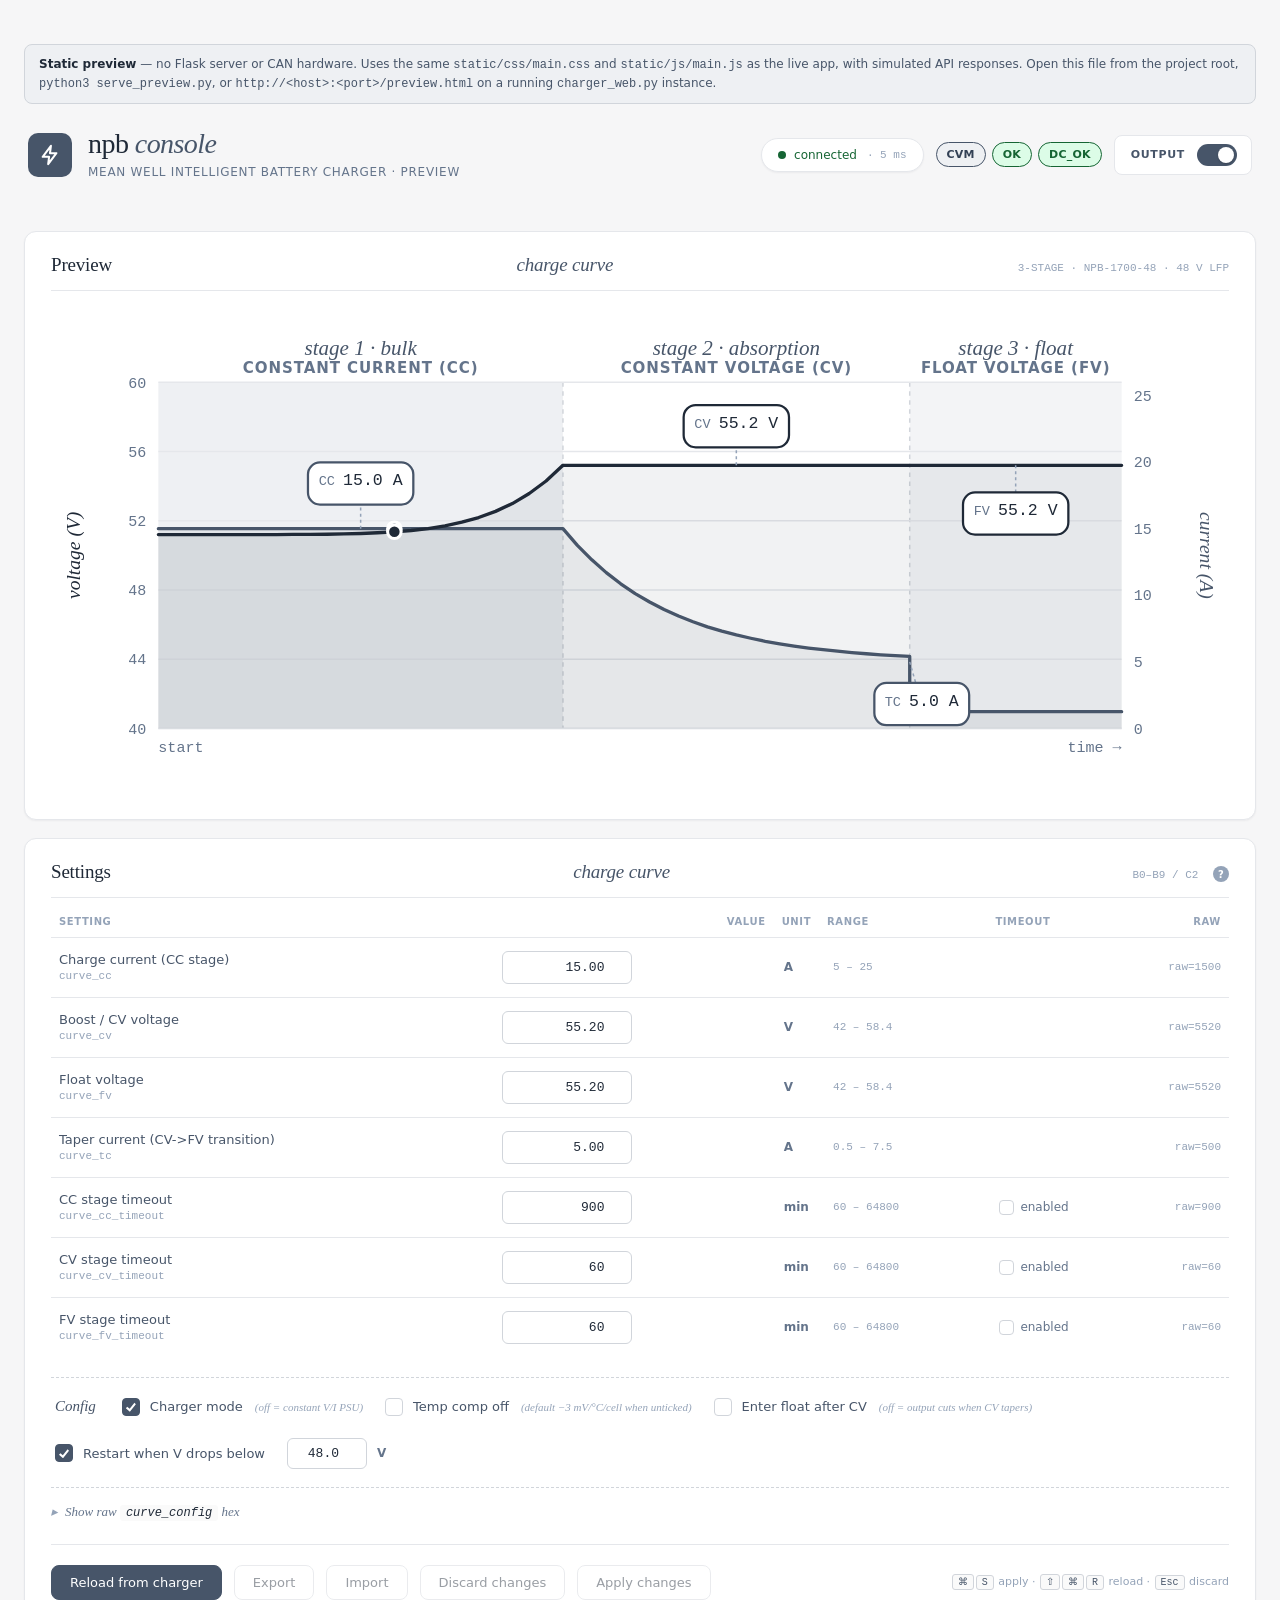
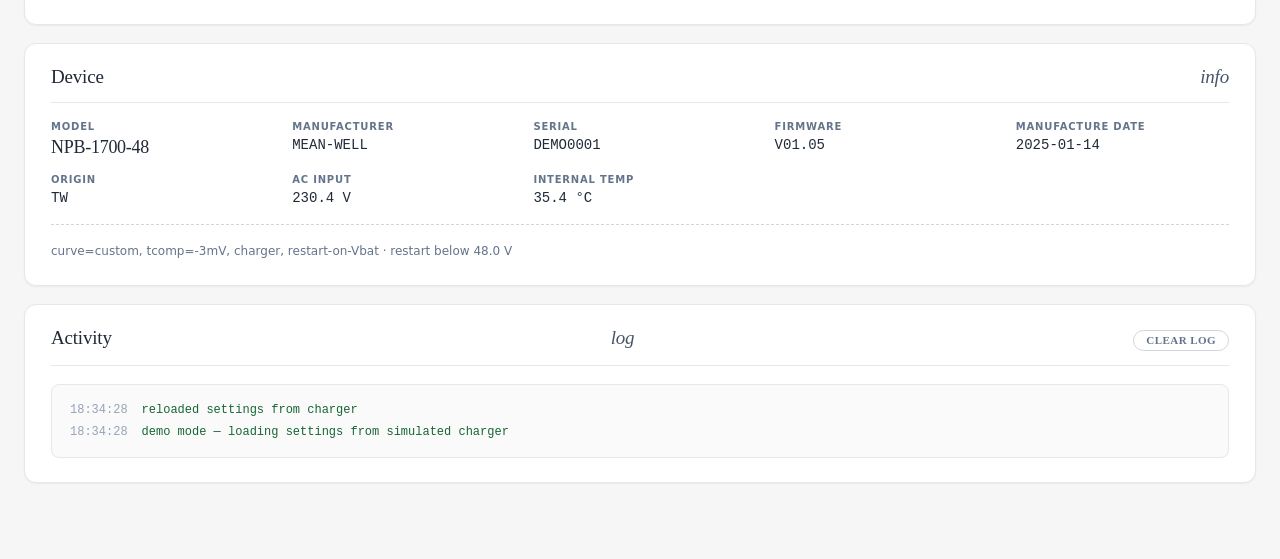
<file: preview.html>
<!DOCTYPE html>
<html lang="en">
<head>
<meta charset="utf-8">
<meta name="viewport" content="width=device-width, initial-scale=1">
<title>NPB charger console (preview)</title>
<link rel="icon" type="image/svg+xml" href="data:image/svg+xml;utf8,<svg xmlns='http://www.w3.org/2000/svg' viewBox='0 0 24 24' fill='none' stroke='%23475569' stroke-width='2.4' stroke-linecap='round' stroke-linejoin='round'><path d='M13 2 L4 14 h7 l-1 8 9-12 h-7 z'/></svg>">
<link rel="stylesheet" href="static/css/main.css">
<style>
  .preview-banner {
    font-size: 12px;
    font-weight: 500;
    color: var(--ink-2);
    background: var(--accent-soft);
    border: 1px solid var(--line-2);
    border-radius: 8px;
    padding: 10px 14px;
    margin-bottom: 18px;
    line-height: 1.5;
  }
  .preview-banner strong { color: var(--ink); font-weight: 600; }
</style>
</head>
<body>
<div class="container">

  <p class="preview-banner" role="note">
    <strong>Static preview</strong> — no Flask server or CAN hardware.
    Uses the same <code>static/css/main.css</code> and <code>static/js/main.js</code>
    as the live app, with simulated API responses. Open this file from the
    project root, <code>python3 serve_preview.py</code>, or
    <code>http://&lt;host&gt;:&lt;port&gt;/preview.html</code> on a running
    <code>charger_web.py</code> instance.
  </p>

  <header>
    <div class="brand-wrap">
      <div class="brand-logo" aria-hidden="true">
        <svg viewBox="0 0 24 24" fill="none" stroke="currentColor" stroke-width="2.2" stroke-linecap="round" stroke-linejoin="round">
          <path d="M13 2 L4 14 h7 l-1 8 9-12 h-7 z"/>
        </svg>
      </div>
      <div>
        <div class="brand">npb <em>console</em></div>
        <div class="subtitle">Mean Well intelligent battery charger · preview</div>
      </div>
    </div>
    <div></div>
    <div class="header-actions">
      <span id="conn" class="chip conn" title="">
        <span class="dot"></span>
        <span id="conn-text" aria-live="polite" aria-atomic="true">connecting</span>
        <span id="conn-lat" class="conn-lat" aria-hidden="true"></span>
      </span>
      <div class="header-status" id="header-status" aria-label="Charger status"></div>
      <label class="master">
        <span class="lbl">output</span>
        <span class="switch">
          <input type="checkbox" id="onoff" disabled aria-describedby="onoff-hint">
          <span class="track"></span>
        </span>
      </label>
      <span id="onoff-hint" class="sr-only">Waiting for connection before output can be toggled.</span>
    </div>
  </header>

  <div class="panel">
    <h2>Preview <em>charge curve</em><span class="meta" id="preview-meta">3-stage · 48 V LFP</span></h2>
    <p class="sr-only" id="curve-sr-desc">Illustrative charge curve from CC, CV, FV, and TC settings once loaded. Not live telemetry from the charger.</p>
    <div class="curve-preview is-empty" aria-describedby="curve-sr-desc">
      <p class="curve-empty" id="curve-empty">Plot appears after Reload from charger (demo may preload automatically).</p>
      <svg id="curve-svg" viewBox="0 0 780 320" preserveAspectRatio="xMidYMid meet">
        <g id="curve-stages"></g>
        <g id="curve-grid"></g>
        <g id="curve-axis-titles"></g>
        <path id="curve-i-area" stroke="none"/>
        <path id="curve-v-area" stroke="none"/>
        <path id="curve-i" fill="none" stroke-width="2.2"
              stroke-linecap="round" stroke-linejoin="round"/>
        <path id="curve-v" fill="none" stroke-width="2.2"
              stroke-linecap="round" stroke-linejoin="round"/>
        <g id="curve-annotations"></g>
        <g id="curve-dot">
          <circle id="curve-dot-i" r="4.5" stroke="white" stroke-width="2"/>
          <circle id="curve-dot-v" r="4.5" stroke="white" stroke-width="2"/>
        </g>
      </svg>
    </div>
  </div>

  <div class="panel" id="settings-panel">
    <h2>Settings <em>charge curve</em>
      <span class="meta">
        B0–B9 / C2
        <span class="help-tip" tabindex="0" aria-label="How to use this form"
              title="Edit a field to mark it as a change.  Empty fields are skipped on Apply — the charger keeps whatever it had.  Click Apply to write all changes in one batch.">?</span>
      </span>
    </h2>
    <div id="reload-banner" class="reload-banner" role="status" aria-live="polite">
      <span>Settings are not loaded yet. Click <strong>Reload from charger</strong> to read what is stored in the unit before editing.</span>
      <button type="button" class="primary" id="reload-banner-btn">Reload from charger</button>
    </div>
    <div class="settings-scroll">
      <table class="settings">
        <thead>
          <tr>
            <th scope="col">Setting</th>
            <th scope="col">Value</th>
            <th scope="col">Unit</th>
            <th scope="col">Range</th>
            <th scope="col">Timeout</th>
            <th scope="col">Raw</th>
          </tr>
        </thead>
        <tbody id="settings"></tbody>
      </table>
    </div>
    <div class="config-row unloaded" id="config-row">
      <span class="row-lbl">Config</span>
      <label class="check" id="check-charger-wrap">
        <input type="checkbox" id="cfg-charger">
        <span class="box"></span>
        <span>Charger mode</span>
        <span class="hint">(off = constant V/I PSU)</span>
      </label>
      <label class="check" id="check-tcoff-wrap">
        <input type="checkbox" id="cfg-tempoff">
        <span class="box"></span>
        <span>Temp comp off</span>
        <span class="hint">(default −3 mV/°C/cell when unticked)</span>
      </label>
      <label class="check" id="check-float-wrap">
        <input type="checkbox" id="cfg-float">
        <span class="box"></span>
        <span>Enter float after CV</span>
        <span class="hint">(off = output cuts when CV tapers)</span>
      </label>
      <label class="check" id="check-restart-wrap">
        <input type="checkbox" id="cfg-restart">
        <span class="box"></span>
        <span>Restart when V drops below</span>
      </label>
      <span class="restart-group disabled" id="restart-group">
        <input class="num" type="number" id="cfg-restart-v" step="0.1" min="0" max="58.4" disabled>
        <span class="unit">V</span>
      </span>
    </div>
    <details class="raw-hex" id="raw-hex">
      <summary>Show raw <code>curve_config</code> hex</summary>
      <div class="raw-hex-body">
        <label>
          curve_config =
          <input type="text" id="cfg-raw" autocomplete="off" spellcheck="false">
        </label>
        <span class="meta" id="cfg-raw-decoded"></span>
      </div>
    </details>
    <div class="actions">
      <button class="primary" id="reload">Reload from charger</button>
      <button type="button" id="export-settings" disabled title="Reload from charger first">Export</button>
      <button type="button" id="import-settings">Import</button>
      <input type="file" id="import-file" accept="application/json,.json" hidden>
      <button id="discard" disabled>Discard changes</button>
      <button id="apply" disabled>Apply changes</button>
      <span class="spacer"></span>
      <span class="pending" id="dirty-count" aria-live="polite" aria-atomic="true"></span>
      <span class="kbd-hint" aria-hidden="true">
        <kbd>⌘</kbd><kbd>S</kbd> apply · <kbd>⇧</kbd><kbd>⌘</kbd><kbd>R</kbd> reload · <kbd>Esc</kbd> discard
      </span>
    </div>
  </div>

  <div class="modal-backdrop" id="diff-modal" role="dialog" aria-modal="true" aria-labelledby="diff-title" hidden>
    <div class="modal">
      <h3 id="diff-title">Review changes before applying</h3>
      <div id="diff-body" class="diff-body"></div>
      <p class="modal-warn" id="diff-warn"></p>
      <div class="modal-actions">
        <button id="diff-cancel">Cancel</button>
        <button class="primary" id="diff-confirm">Apply now</button>
      </div>
    </div>
  </div>

  <div class="panel">
    <h2>Device <em>info</em></h2>
    <div class="info-grid">
      <div class="info-cell">
        <div class="lbl">Model</div>
        <div class="val serif" id="info-model">–</div>
      </div>
      <div class="info-cell">
        <div class="lbl">Manufacturer</div>
        <div class="val" id="info-mfr">–</div>
      </div>
      <div class="info-cell">
        <div class="lbl">Serial</div>
        <div class="val" id="info-serial">–</div>
      </div>
      <div class="info-cell">
        <div class="lbl">Firmware</div>
        <div class="val" id="info-fw">–</div>
      </div>
      <div class="info-cell">
        <div class="lbl">Manufacture date</div>
        <div class="val" id="info-date">–</div>
      </div>
      <div class="info-cell">
        <div class="lbl">Origin</div>
        <div class="val" id="info-loc">–</div>
      </div>
      <div class="info-cell">
        <div class="lbl">AC input</div>
        <div class="val" id="info-vin">–</div>
      </div>
      <div class="info-cell">
        <div class="lbl">Internal temp</div>
        <div class="val" id="info-temp">–</div>
      </div>
    </div>
    <div class="config-summary" id="config-summary">––</div>
  </div>

  <div class="panel">
    <h2>Activity <em>log</em>
      <button type="button" class="btn-inline" id="log-clear">Clear log</button>
    </h2>
    <div id="log"></div>
  </div>

</div>

<script src="static/js/preview-data.js"></script>
<script src="static/js/preview-mock.js"></script>
<script src="static/js/main.js"></script>
</body>
</html>
</file>
<file: static/css/main.css>
:root {
    /* Two-tone muted palette: greyscale + one slate accent.
       Functional warn/danger colours desaturated so they still read as
       warnings but don't fight with the design. */
    --bg:          #f6f6f7;   /* page background, very light warm grey */
    --card:        #ffffff;   /* card / panel surface */
    --card-soft:   #fafafa;   /* slight tint for inset surfaces */

    --ink:         #1f2937;   /* slate-800, body text */
    --ink-2:       #475569;   /* slate-600, headings + accent */
    --ink-3:       #64748b;   /* slate-500, secondary text */
    --ink-4:       #94a3b8;   /* slate-400, tertiary / disabled */
    --line:        #e5e7eb;   /* gray-200, hairlines */
    --line-2:      #d1d5db;   /* gray-300, input borders */

    /* Single accent: slate-600.  Used for the active curve, primary
       buttons, focus rings, and the brand mark. */
    --accent:      #475569;
    --accent-2:    #334155;   /* slate-700, hover state */
    --accent-soft: #eef0f3;   /* very soft accent tint */

    /* Functional colours — kept for "changed / invalid" UX signalling
       but pulled toward grey so they don't clash. */
    --warn:        #a16207;   /* yellow-700, muted amber */
    --warn-soft:   #fef3c7;
    --danger:      #991b1b;   /* red-800, deep muted red */
    --danger-soft: #fee2e2;
    --good:        #166534;   /* green-800, deep muted green */
    --good-soft:   #dcfce7;

    --shadow-sm:   0 1px 2px rgba(15, 23, 42, 0.05);
    --shadow-md:   0 2px 8px rgba(15, 23, 42, 0.06), 0 1px 3px rgba(15, 23, 42, 0.04);
    --shadow-lg:   0 8px 24px rgba(15, 23, 42, 0.08), 0 2px 6px rgba(15, 23, 42, 0.04);
  }
  * { box-sizing: border-box; }
  html, body {
    margin: 0; padding: 0;
    color: var(--ink);
    font-family: system-ui, -apple-system, "Segoe UI", Roboto, sans-serif;
    font-size: 14px;
    -webkit-font-smoothing: antialiased;
  }
  body {
    min-height: 100vh;
    padding: 32px 24px 60px;
    background: var(--bg);
  }
  .container { max-width: 1240px; margin: 0 auto; }

  /* ---------------- header ---------------- */
  header {
    display: grid;
    grid-template-columns: auto 1fr auto;
    align-items: center;
    gap: 32px;
    padding: 8px 4px 28px;
    margin-bottom: 24px;
  }
  .brand-wrap { display: flex; align-items: center; gap: 16px; }
  .brand-logo {
    width: 44px; height: 44px;
    border-radius: 10px;
    background: var(--accent);
    display: grid; place-items: center;
    color: white;
  }
  .brand-logo svg { width: 22px; height: 22px; }
  .brand {
    font-family: Georgia, "Times New Roman", serif;
    font-weight: 500;
    font-size: 28px;
    letter-spacing: -0.02em;
    line-height: 1;
    color: var(--ink);
  }
  .brand em {
    font-style: italic; font-weight: 400;
    color: var(--ink-2);
  }
  .subtitle {
    font-size: 12px;
    color: var(--ink-3);
    letter-spacing: 0.06em;
    text-transform: uppercase;
    margin-top: 7px;
    font-weight: 500;
  }
  .header-actions {
    display: flex;
    align-items: center;
    flex-wrap: wrap;
    gap: 10px 12px;
    justify-content: flex-end;
  }
  /* Fault / charge-stage / system flags — flat pills, no section title. */
  .header-status {
    display: flex;
    flex-wrap: wrap;
    align-items: center;
    gap: 6px;
    max-width: min(480px, 55vw);
  }
  .header-status .pill {
    display: inline-block;
    font-size: 11px;
    font-weight: 600;
    padding: 5px 10px;
    border-radius: 100px;
    background: var(--card-soft);
    border: 1px solid var(--line);
    color: var(--ink-2);
    line-height: 1.2;
    letter-spacing: 0.02em;
  }
  .header-status .pill.stage {
    background: var(--accent-soft);
    border-color: var(--accent);
    color: var(--accent-2);
  }
  .header-status .pill.ok {
    background: var(--good-soft);
    border-color: var(--good);
    color: var(--good);
  }
  .header-status .pill.bad {
    background: var(--danger-soft);
    border-color: var(--danger);
    color: var(--danger);
  }
  .header-status .pill.dim {
    color: var(--ink-4);
    border-style: dashed;
    font-weight: 500;
  }
  .chip {
    display: inline-flex; align-items: center; gap: 8px;
    font-size: 12px; font-weight: 500;
    color: var(--ink-2);
    padding: 9px 16px;
    background: var(--card);
    backdrop-filter: blur(20px) saturate(140%);
    -webkit-backdrop-filter: blur(20px) saturate(140%);
    border: 1px solid var(--line);
    border-radius: 100px;
    box-shadow: var(--shadow-sm);
  }
  .conn .dot {
    width: 8px; height: 8px; border-radius: 50%;
    background: var(--ink-4);
    transition: all 0.2s;
  }
  .conn.ok  .dot { background: var(--good); }
  .conn.err .dot { background: var(--danger); }
  .conn.ok  { color: var(--good); }
  .conn.err { color: var(--danger); }

  /* ---------------- buttons ---------------- */
  button {
    font: 500 13px/1 system-ui, -apple-system, "Segoe UI", Roboto, sans-serif;
    cursor: pointer; padding: 10px 18px;
    background: var(--card);
    color: var(--ink);
    border: 1px solid var(--line-2);
    border-radius: 8px;
    transition: border-color 0.15s ease, background 0.15s ease,
                color 0.15s ease, transform 0.08s ease, box-shadow 0.12s ease;
  }
  button:hover:not(:disabled) {
    border-color: var(--accent);
    color: var(--accent);
  }
  /* Visual press cue — buttons depress + darken on click / Enter / Space.
     Kept intentionally subtle (1 px translate, ~1.5 % scale) so it reads as
     tactile without becoming distracting on rapid keyboard apply. */
  button:active:not(:disabled) {
    transform: translateY(1px) scale(0.985);
    background: var(--accent-soft);
    border-color: var(--accent);
    color: var(--accent-2);
    box-shadow: inset 0 1px 2px rgba(15, 23, 42, 0.08);
    transition-duration: 0s;
  }
  button.primary {
    background: var(--accent); color: white; border: 1px solid var(--accent);
  }
  button.primary:hover:not(:disabled) {
    background: var(--accent-2); border-color: var(--accent-2); color: white;
  }
  button.primary:active:not(:disabled) {
    background: #1e293b;
    border-color: #1e293b;
    color: white;
    box-shadow: inset 0 2px 4px rgba(15, 23, 42, 0.25);
  }
  button:disabled { opacity: 0.45; cursor: not-allowed; }
  button:focus-visible {
    outline: none;
    box-shadow: 0 0 0 3px var(--accent-soft);
    border-color: var(--accent);
  }
  /* When a button is in the writing-spinner state, suppress the active
     transform so the spinner doesn't visibly jump while we're posting. */
  button.writing:active { transform: none; }

  /* master switch */
  .master {
    display: inline-flex; align-items: center; gap: 12px;
    padding: 8px 14px 8px 16px;
    background: var(--card);
    border: 1px solid var(--line);
    border-radius: 8px;
    font-size: 11px; font-weight: 600;
    color: var(--ink-2);
    text-transform: uppercase;
    letter-spacing: 0.06em;
  }
  .master .lbl { user-select: none; }
  .switch { position: relative; display: inline-block; width: 40px; height: 22px; }
  .switch input { display: none; }
  .switch .track {
    position: absolute; inset: 0; cursor: pointer;
    background: var(--line-2);
    border-radius: 11px;
    transition: background 0.2s ease;
  }
  .switch .track::after {
    content: ""; position: absolute; top: 3px; left: 3px;
    width: 16px; height: 16px; border-radius: 50%;
    background: white;
    box-shadow: 0 1px 2px rgba(0,0,0,0.2);
    transition: transform 0.2s ease;
  }
  .switch input:checked + .track { background: var(--accent); }
  .switch input:checked + .track::after { transform: translateX(18px); }
  .switch input:disabled + .track { opacity: 0.5; cursor: not-allowed; }

  /* ---------------- panels ---------------- */
  .panel {
    background: var(--card);
    border: 1px solid var(--line);
    border-radius: 12px;
    padding: 22px 26px 24px;
    margin-bottom: 18px;
    box-shadow: var(--shadow-sm);
  }
  .panel h2 {
    font-family: Georgia, "Times New Roman", serif;
    font-weight: 500;
    font-size: 19px;
    letter-spacing: -0.01em;
    color: var(--ink);
    margin: 0 0 18px;
    padding-bottom: 14px;
    border-bottom: 1px solid var(--line);
    display: flex; justify-content: space-between; align-items: baseline;
    gap: 12px;
  }
  .panel h2 em {
    font-style: italic;
    color: var(--ink-2);
  }
  .panel h2 .meta {
    font-family: ui-monospace, "Cascadia Code", "SF Mono", Consolas, monospace;
    font-size: 11px;
    color: var(--ink-4);
    font-weight: 400;
    font-style: normal;
    letter-spacing: 0;
    text-transform: uppercase;
  }
  .panel h2 .btn-inline {
    font-family: inherit;
    font-size: 11px;
    font-weight: 600;
    text-transform: uppercase;
    letter-spacing: 0.04em;
    color: var(--ink-3);
    background: transparent;
    border: 1px solid var(--line-2);
    border-radius: 100px;
    padding: 4px 12px;
    cursor: pointer;
    flex-shrink: 0;
  }
  .panel h2 .btn-inline:hover {
    color: var(--ink);
    border-color: var(--accent);
    background: var(--card-soft);
  }
  .panel h2 .btn-inline:active {
    transform: scale(0.94);
    background: var(--accent-soft);
    color: var(--accent-2);
    transition-duration: 0s;
  }
  .sr-only {
    position: absolute;
    width: 1px; height: 1px;
    padding: 0; margin: -1px;
    overflow: hidden;
    clip: rect(0, 0, 0, 0);
    white-space: nowrap;
    border: 0;
  }

  .reload-banner {
    display: flex;
    flex-wrap: wrap;
    align-items: center;
    gap: 12px 16px;
    margin-bottom: 16px;
    padding: 12px 16px;
    background: var(--accent-soft);
    border: 1px solid var(--line-2);
    border-radius: 8px;
    font-size: 13px;
    color: var(--ink-2);
    line-height: 1.5;
  }
  .reload-banner[hidden] { display: none; }
  #settings-panel.settings-stale .settings-scroll {
    opacity: 0.82;
    outline: 2px dashed var(--warn, #b45309);
    outline-offset: 4px;
    border-radius: 6px;
  }
  #settings-panel.settings-stale .settings-scroll::before {
    content: "Not synced with charger — Reload after reconnect";
    display: block;
    margin: 0 0 10px;
    padding: 8px 12px;
    font-size: 12px;
    color: var(--ink-3);
    background: var(--warn-soft, #fffbeb);
    border-radius: 6px;
    border: 1px dashed var(--warn, #b45309);
  }
  #settings-panel.suggested-preview .settings-scroll {
    outline: 2px dashed var(--accent, #64748b);
    outline-offset: 4px;
    border-radius: 6px;
  }
  #settings-panel.suggested-preview .settings-scroll::before {
    content: "Suggested preview only — Reload from charger before Apply";
    display: block;
    margin: 0 0 10px;
    padding: 8px 12px;
    font-size: 12px;
    color: var(--ink-3);
    background: #f0f4f8;
    border-radius: 6px;
    border: 1px dashed var(--line-2);
  }
  .reload-banner strong { color: var(--ink); font-weight: 600; }
  .reload-banner button { flex-shrink: 0; }

  .settings-scroll {
    overflow-x: auto;
    -webkit-overflow-scrolling: touch;
  }

  /* ---------------- settings table (charge curve, focal point) -------- */
  table.settings {
    width: 100%; border-collapse: collapse;
    font-size: 13px;
  }
  table.settings thead th {
    text-align: left;
    font-size: 10px;
    font-weight: 600;
    text-transform: uppercase;
    letter-spacing: 0.06em;
    color: var(--ink-4);
    padding: 0 8px 10px;
    border-bottom: 1px solid var(--line);
    white-space: nowrap;
  }
  table.settings thead th:nth-child(2),
  table.settings thead th:nth-child(6) { text-align: right; }
  table.settings tr {
    border-bottom: 1px solid var(--line);
    transition: background 0.15s;
  }
  table.settings tr:last-child { border-bottom: none; }
  table.settings tr:hover { background: var(--card-soft); }
  table.settings td { padding: 13px 8px; vertical-align: middle; }
  table.settings td.desc { color: var(--ink-2); font-weight: 500; }
  table.settings td.desc .name {
    font-family: ui-monospace, "Cascadia Code", "SF Mono", Consolas, monospace; font-size: 11px;
    color: var(--ink-4); display: block; margin-top: 3px;
    font-weight: 400;
  }
  table.settings input {
    width: 130px; padding: 8px 12px;
    background: var(--card);
    color: var(--ink);
    border: 1px solid var(--line-2); border-radius: 6px;
    font-family: ui-monospace, "Cascadia Code", "SF Mono", Consolas, monospace;
    font-variant-numeric: tabular-nums;
    text-align: right; font-size: 13px;
    transition: border-color 0.15s, box-shadow 0.15s;
  }
  table.settings input:focus {
    outline: none;
    border-color: var(--accent);
    box-shadow: 0 0 0 3px var(--accent-soft);
  }
  table.settings input.changed {
    border-color: var(--warn); color: var(--warn);
    background: var(--warn-soft);
  }
  table.settings input.invalid {
    border-color: var(--danger); color: var(--danger);
    background: var(--danger-soft);
  }
  table.settings input.skipped {
    border-color: var(--line-2); color: var(--ink-4);
    background: var(--card-soft);
    border-style: dashed;
  }
  table.settings input.skipped::placeholder {
    color: var(--ink-3);
    font-style: italic;
  }
  table.settings .unit-cell {
    color: var(--ink-3); padding-left: 10px;
    font-size: 12px; font-weight: 600;
    width: 40px;
  }
  table.settings .range-cell {
    color: var(--ink-4);
    font-family: ui-monospace, "Cascadia Code", "SF Mono", Consolas, monospace; font-size: 11px;
    padding-left: 14px;
  }
  table.settings .raw-cell {
    color: var(--ink-4);
    font-family: ui-monospace, "Cascadia Code", "SF Mono", Consolas, monospace; font-size: 11px;
    text-align: right;
  }

  .actions {
    display: flex; align-items: center; gap: 12px;
    margin-top: 20px; padding-top: 20px;
    border-top: 1px solid var(--line);
  }
  .actions .spacer { flex: 1; }
  .actions .pending {
    font-size: 12px; font-weight: 600;
    color: var(--warn);
    padding: 5px 11px;
    background: var(--warn-soft);
    border: 1px solid var(--warn);
    border-radius: 100px;
  }
  .actions .pending.invalid { color: var(--danger); background: var(--danger-soft); border-color: var(--danger); }
  .actions .pending:empty { display: none; }

  /* ---------------- charge config row (checkboxes + restart V) -------- */
  .config-row {
    display: flex; flex-wrap: wrap; align-items: center;
    gap: 22px;
    margin-top: 20px; padding: 20px 4px 4px;
    border-top: 1px dashed var(--line-2);
    transition: opacity 0.2s;
  }
  .config-row.unloaded {
    opacity: 0.4;
    pointer-events: none;
  }
  .config-row.unloaded::after {
    content: "Reload from charger to edit";
    font-family: Georgia, "Times New Roman", serif;
    font-style: italic;
    font-size: 12px;
    color: var(--ink-3);
    pointer-events: auto;
  }
  .config-row .row-lbl {
    font-family: Georgia, "Times New Roman", serif;
    font-style: italic;
    font-weight: 500;
    font-size: 15px;
    color: var(--ink-2);
    margin-right: 4px;
  }
  .check {
    display: inline-flex; align-items: center; gap: 10px;
    cursor: pointer; user-select: none;
    font-size: 13px; color: var(--ink-2);
    font-weight: 500;
  }
  .check.inline-check {
    font-size: 12px;
    color: var(--ink-3);
    gap: 6px;
    font-weight: 400;
  }
  .check.inline-check .box {
    width: 15px; height: 15px;
    border-width: 1.5px;
  }
  .check.inline-check .box::after {
    width: 9px; height: 9px;
  }
  .check.inline-check.unloaded {
    opacity: 0.35;
    pointer-events: none;
  }
  table.settings .toe-cell {
    padding-left: 12px;
    text-align: left;
    width: 110px;
  }
  .check input { position: absolute; opacity: 0; pointer-events: none; }
  .check .box {
    width: 18px; height: 18px; border-radius: 4px;
    border: 1.5px solid var(--line-2);
    background: var(--card);
    display: inline-flex; align-items: center; justify-content: center;
    transition: background 0.15s ease, border-color 0.15s ease;
    flex-shrink: 0;
  }
  .check .box::after {
    content: ""; width: 10px; height: 10px;
    background: transparent;
    clip-path: polygon(14% 50%, 0% 65%, 40% 100%, 100% 25%, 86% 12%, 38% 70%);
    transition: background 0.15s;
  }
  .check:hover .box { border-color: var(--accent); }
  .check input:checked + .box {
    background: var(--accent); border-color: var(--accent);
  }
  .check input:checked + .box::after { background: white; }
  .check input:focus-visible + .box {
    box-shadow: 0 0 0 3px var(--accent-soft);
  }
  /* Press cue on the checkbox box itself (the input is visually hidden). */
  .check:active .box { transform: scale(0.9); transition: transform 0.08s ease; }
  .check.changed .box { border-color: var(--warn); background: var(--warn-soft); }
  .check.changed input:checked + .box { background: var(--warn); border-color: var(--warn); }
  .check .hint {
    color: var(--ink-4); font-size: 11px;
    font-style: italic; font-family: Georgia, "Times New Roman", serif;
    margin-left: 2px;
    font-weight: 400;
  }
  .restart-group {
    display: inline-flex; align-items: center; gap: 10px;
    transition: opacity 0.2s;
  }
  .restart-group.disabled { opacity: 0.4; }
  .restart-group input.num {
    width: 80px; padding: 7px 12px;
    background: var(--card);
    color: var(--ink);
    border: 1px solid var(--line-2); border-radius: 6px;
    font-family: ui-monospace, "Cascadia Code", "SF Mono", Consolas, monospace;
    font-variant-numeric: tabular-nums;
    text-align: right; font-size: 13px;
    transition: border-color 0.15s, box-shadow 0.15s;
  }
  .restart-group input.num:focus {
    outline: none;
    border-color: var(--accent);
    box-shadow: 0 0 0 3px var(--accent-soft);
  }
  .restart-group input.num.changed {
    border-color: var(--warn); color: var(--warn); background: var(--warn-soft);
  }
  .restart-group input.num.invalid {
    border-color: var(--danger); color: var(--danger); background: var(--danger-soft);
  }
  .restart-group input.num:disabled {
    cursor: not-allowed; background: var(--card-soft);
  }
  .restart-group .unit {
    color: var(--ink-3); font-size: 12px; font-weight: 600;
  }

  /* ---------------- charge curve preview ---------------------------- */
  .curve-preview {
    position: relative;
    width: 100%;
    padding: 4px 2px 0;
  }
  .curve-preview .curve-empty {
    display: none;
    position: absolute;
    left: 50%;
    top: 50%;
    transform: translate(-50%, -50%);
    z-index: 2;
    max-width: 22em;
    margin: 0;
    padding: 10px 16px;
    text-align: center;
    font-size: 13px;
    color: var(--ink-3);
    background: rgba(255, 255, 255, 0.92);
    border: 1px dashed var(--line-2);
    border-radius: 8px;
    line-height: 1.45;
  }
  .curve-preview.is-empty .curve-empty { display: block; }
  .curve-preview.is-empty svg { opacity: 0.2; }
  .curve-preview.is-empty #curve-dot { display: none; }
  .curve-preview svg {
    width: 100%; height: auto;
    display: block;
    font-family: system-ui, -apple-system, "Segoe UI", Roboto, sans-serif;
  }
  /* Curve palette: voltage = ink (dark slate), current = accent.
     Stage backdrops are alternating warm-grey shades so the eye can still
     tell the three regions apart without colour overload. */
  .curve-preview .stage-bg {
    transition: fill 0.3s ease;
  }
  .curve-preview .stage-bg.cc { fill: #f3f4f6; }   /* gray-100  */
  .curve-preview .stage-bg.cv { fill: #ffffff; }
  .curve-preview .stage-bg.fv { fill: #f3f4f6; }
  .curve-preview .stage-bg.active.cc,
  .curve-preview .stage-bg.active.cv,
  .curve-preview .stage-bg.active.fv { fill: var(--accent-soft); }

  .curve-preview .stage-divider {
    stroke: var(--line-2);
    stroke-width: 1;
    stroke-dasharray: 3 3;
  }
  .curve-preview .stage-label {
    font-family: Georgia, "Times New Roman", serif;
    font-style: italic;
    font-size: 14px;
    font-weight: 500;
    fill: var(--ink-2);
  }
  .curve-preview .stage-sub {
    font-size: 10px;
    fill: var(--ink-3);
    letter-spacing: 0.06em;
    text-transform: uppercase;
    font-weight: 600;
  }
  .curve-preview .axis-tick {
    font-size: 10px;
    fill: var(--ink-3);
    font-family: ui-monospace, "Cascadia Code", "SF Mono", Consolas, monospace;
  }
  .curve-preview .axis-title {
    font-family: Georgia, "Times New Roman", serif;
    font-style: italic;
    font-size: 13px;
    font-weight: 500;
  }
  .curve-preview .axis-title.v { fill: var(--ink); }       /* voltage axis */
  .curve-preview .axis-title.i { fill: var(--accent); }    /* current axis */
  .curve-preview .grid-line {
    stroke: var(--line);
    stroke-width: 1;
  }
  .curve-preview .annotation-leader {
    stroke: var(--ink-4);
    stroke-width: 1;
    stroke-dasharray: 2 2;
    fill: none;
  }
  .curve-preview .annotation-pill {
    fill: white;
    stroke-width: 1.5;
  }
  .curve-preview .annotation-pill.i { stroke: var(--accent); }
  .curve-preview .annotation-pill.v { stroke: var(--ink); }
  .curve-preview .annotation-text {
    font-family: ui-monospace, "Cascadia Code", "SF Mono", Consolas, monospace;
    font-size: 11px;
    font-weight: 500;
    fill: var(--ink);
  }
  .curve-preview .annotation-text .name {
    fill: var(--ink-3);
    font-size: 9px;
  }
  /* Curve paths -- solid colours, no gradients.  Voltage is the dark
     "ink" curve, current is the accent. */
  .curve-preview path#curve-v { stroke: var(--ink); }
  .curve-preview path#curve-i { stroke: var(--accent); }
  .curve-preview path#curve-v-area { fill: var(--ink); fill-opacity: 0.06; }
  .curve-preview path#curve-i-area { fill: var(--accent); fill-opacity: 0.07; }
  #curve-dot-i { fill: var(--accent); }
  #curve-dot-v { fill: var(--ink); }
  .curve-preview path#curve-i,
  .curve-preview path#curve-v {
    transition: d 0.4s cubic-bezier(0.4, 0, 0.2, 1);
  }

  /* ---------------- device info ---------------- */
  .info-grid {
    display: grid;
    grid-template-columns: repeat(auto-fit, minmax(190px, 1fr));
    gap: 16px 28px;
  }
  .info-cell .lbl {
    font-size: 10px;
    color: var(--ink-3);
    letter-spacing: 0.08em;
    text-transform: uppercase;
    margin-bottom: 5px;
    font-weight: 600;
  }
  .info-cell .val {
    font-family: ui-monospace, "Cascadia Code", "SF Mono", Consolas, monospace;
    font-size: 14px;
    color: var(--ink);
    font-weight: 500;
  }
  .info-cell .val.empty {
    font-family: Georgia, "Times New Roman", serif;
    font-style: italic;
    color: var(--ink-4);
    font-size: 13px;
    font-weight: 400;
  }
  .info-cell .val.serif {
    font-family: Georgia, "Times New Roman", serif;
    font-style: normal;
    font-size: 18px;
    font-weight: 500;
    letter-spacing: -0.015em;
  }

  .config-summary {
    margin-top: 18px; padding-top: 16px;
    border-top: 1px dashed var(--line-2);
    font-size: 12px;
    color: var(--ink-3);
    line-height: 1.7;
  }
  .config-summary .key {
    color: var(--ink); font-weight: 600;
  }
  .config-summary code {
    color: var(--accent-2);
    background: var(--accent-soft);
    padding: 2px 8px; border-radius: 4px;
    font-family: ui-monospace, "Cascadia Code", "SF Mono", Consolas, monospace;
    font-size: 11px;
    font-weight: 500;
  }

  /* ---------------- log ---------------- */
  #log {
    font-family: ui-monospace, "Cascadia Code", "SF Mono", Consolas, monospace; font-size: 12px;
    background: var(--card-soft);
    border-radius: 8px;
    padding: 14px 18px;
    max-height: 220px; overflow-y: auto;
    border: 1px solid var(--line);
  }
  #log .row {
    padding: 4px 0; color: var(--ink-2);
    display: flex; gap: 14px;
  }
  #log .row.err { color: var(--danger); }
  #log .row.ok  { color: var(--good); }
  #log .row.warn { color: var(--warn); }
  #log .row .ts {
    color: var(--ink-4); flex-shrink: 0;
    font-variant-numeric: tabular-nums;
  }
  #log:empty::before {
    content: "no activity yet";
    color: var(--ink-4); font-style: italic;
    font-family: Georgia, "Times New Roman", serif;
  }

  /* ---------------- connection chip latency ---------------- */
  .conn-lat {
    font-family: ui-monospace, "Cascadia Code", "SF Mono", Consolas, monospace;
    font-size: 11px;
    color: var(--ink-4);
    margin-left: 2px;
  }
  .conn-lat:empty { display: none; }

  /* ---------------- help "?" tip ---------------- */
  .help-tip {
    display: inline-grid; place-items: center;
    width: 16px; height: 16px;
    border-radius: 50%;
    background: var(--ink-4); color: white;
    font-family: system-ui, -apple-system, "Segoe UI", Roboto, sans-serif;
    font-size: 10px; font-weight: 600;
    cursor: help;
    margin-left: 8px;
    transition: background 0.15s;
  }
  .help-tip:hover, .help-tip:focus { background: var(--accent); outline: none; }
  .help-tip:active { background: var(--accent-2); transform: scale(0.9); }

  /* ---------------- raw curve_config hex (power-user details) ---------- */
  details.raw-hex {
    margin-top: 14px;
    border-top: 1px dashed var(--line-2);
    padding-top: 12px;
  }
  details.raw-hex summary {
    font-family: Georgia, "Times New Roman", serif;
    font-style: italic;
    font-size: 13px;
    color: var(--ink-3);
    cursor: pointer;
    user-select: none;
    list-style: none;
    padding: 4px 0;
  }
  details.raw-hex summary::-webkit-details-marker { display: none; }
  details.raw-hex summary::before {
    content: "▸";
    display: inline-block;
    width: 14px;
    color: var(--ink-4);
    transition: transform 0.15s;
  }
  details.raw-hex[open] summary::before { transform: rotate(90deg); }
  details.raw-hex code {
    font-family: ui-monospace, "Cascadia Code", "SF Mono", Consolas, monospace; font-size: 12px;
    color: var(--ink);
    background: var(--card-soft);
    padding: 1px 6px; border-radius: 3px;
  }
  .raw-hex-body {
    display: flex; align-items: baseline; gap: 14px;
    flex-wrap: wrap;
    padding: 10px 0 4px 14px;
  }
  .raw-hex-body label {
    font-size: 12px; color: var(--ink-3);
    font-family: Georgia, "Times New Roman", serif; font-style: italic;
  }
  .raw-hex-body input {
    width: 96px; padding: 6px 10px;
    background: var(--card);
    color: var(--ink);
    border: 1px solid var(--line-2); border-radius: 6px;
    font-family: ui-monospace, "Cascadia Code", "SF Mono", Consolas, monospace;
    font-variant-numeric: tabular-nums;
    text-align: right; font-size: 13px;
  }
  .raw-hex-body input:focus {
    outline: none;
    border-color: var(--accent);
    box-shadow: 0 0 0 3px var(--accent-soft);
  }
  .raw-hex-body input.changed {
    border-color: var(--warn); color: var(--warn); background: var(--warn-soft);
  }
  .raw-hex-body input.invalid {
    border-color: var(--danger); color: var(--danger); background: var(--danger-soft);
  }
  .raw-hex-body .meta {
    font-family: ui-monospace, "Cascadia Code", "SF Mono", Consolas, monospace;
    font-size: 11px;
    color: var(--ink-3);
    flex: 1;
    min-width: 200px;
  }

  /* ---------------- keyboard shortcut hints ---------------- */
  .kbd-hint {
    font-size: 11px;
    color: var(--ink-4);
    margin-left: 12px;
  }
  .kbd-hint kbd {
    display: inline-block;
    font-family: ui-monospace, "Cascadia Code", "SF Mono", Consolas, monospace;
    font-size: 10px;
    padding: 1px 5px;
    background: var(--card-soft);
    border: 1px solid var(--line-2);
    border-radius: 3px;
    color: var(--ink-2);
    margin: 0 1px;
  }
  @media (max-width: 720px) {
    .kbd-hint { display: none; }
  }

  /* ---------------- writing\u2026 spinner on the Apply button -------- */
  button.writing {
    color: transparent !important;
    position: relative;
    pointer-events: none;
  }
  button.writing::after {
    content: "";
    position: absolute; inset: 0;
    margin: auto;
    width: 14px; height: 14px;
    border: 2px solid rgba(255,255,255,0.35);
    border-top-color: white;
    border-radius: 50%;
    animation: spin 0.8s linear infinite;
  }
  button.writing:not(.primary)::after {
    border-color: rgba(71,85,105,0.25);
    border-top-color: var(--accent);
  }
  @keyframes spin { to { transform: rotate(360deg); } }

  /* ---------------- diff-preview modal ---------------- */
  .modal-backdrop {
    position: fixed; inset: 0;
    background: rgba(15, 23, 42, 0.45);
    display: grid; place-items: center;
    z-index: 50;
    padding: 24px;
    backdrop-filter: blur(2px);
    -webkit-backdrop-filter: blur(2px);
  }
  .modal-backdrop[hidden] { display: none; }
  .modal {
    background: var(--card);
    border-radius: 12px;
    border: 1px solid var(--line);
    box-shadow: var(--shadow-lg);
    max-width: 560px;
    width: 100%;
    max-height: 80vh;
    overflow-y: auto;
    padding: 26px 30px 22px;
  }
  .modal h3 {
    font-family: Georgia, "Times New Roman", serif;
    font-weight: 500;
    font-size: 20px;
    letter-spacing: -0.01em;
    margin: 0 0 16px;
    color: var(--ink);
  }
  .diff-body {
    border: 1px solid var(--line);
    border-radius: 6px;
    background: var(--card-soft);
    padding: 4px 14px;
    margin-bottom: 14px;
  }
  .diff-row {
    display: grid;
    grid-template-columns: 1fr auto;
    align-items: baseline;
    padding: 8px 0;
    gap: 16px;
    border-bottom: 1px solid var(--line);
    font-size: 13px;
  }
  .diff-row:last-child { border-bottom: none; }
  .diff-row .label { color: var(--ink-2); font-weight: 500; }
  .diff-row .label .name {
    display: block;
    font-family: ui-monospace, "Cascadia Code", "SF Mono", Consolas, monospace;
    font-size: 10px;
    color: var(--ink-4);
    margin-top: 2px;
    font-weight: 400;
  }
  .diff-row .val {
    font-family: ui-monospace, "Cascadia Code", "SF Mono", Consolas, monospace;
    font-variant-numeric: tabular-nums;
    font-size: 13px;
    color: var(--ink);
    white-space: nowrap;
  }
  .diff-row .val .old { color: var(--ink-4); text-decoration: line-through; }
  .diff-row .val .arrow { color: var(--ink-4); margin: 0 6px; }
  .diff-row .val .new { color: var(--accent-2); font-weight: 600; }
  .modal-warn {
    margin: 0 0 14px;
    padding: 10px 14px;
    background: var(--warn-soft);
    border: 1px solid var(--warn);
    border-radius: 6px;
    color: var(--warn);
    font-size: 12px;
    line-height: 1.5;
  }
  .modal-warn:empty { display: none; }
  .modal-warn strong { color: var(--warn); }
  .modal-actions {
    display: flex; justify-content: flex-end; gap: 10px;
  }
  /* Danger variant — used by the output-toggle confirm modal so "Turn ON"
     visually communicates "this energises the output". */
  button.danger {
    background: var(--danger); color: white; border: 1px solid var(--danger);
  }
  button.danger:hover:not(:disabled) {
    background: #7f1d1d; border-color: #7f1d1d; color: white;
  }
  button.danger:active:not(:disabled) {
    background: #6b1818; border-color: #6b1818;
    box-shadow: inset 0 2px 4px rgba(0, 0, 0, 0.25);
  }
  /* Narrow modal for simple confirm prompts (output toggle) — visually
     distinct from the wider Apply diff modal. */
  .modal.modal-narrow { max-width: 420px; }
  .modal .confirm-body {
    margin: 0 0 18px;
    color: var(--ink-2);
    font-size: 13px;
    line-height: 1.5;
  }

  /* ---------------- mobile responsiveness ---------------- */
  @media (max-width: 720px) {
    body { padding: 16px 12px 40px; }
    header {
      grid-template-columns: 1fr;
      gap: 14px;
    }
    .header-actions { justify-content: flex-start; }
    .header-status { max-width: none; }
    .panel { padding: 18px 16px 18px; }
    .panel h2 {
      font-size: 17px;
      flex-wrap: wrap;
      gap: 6px;
    }
    .panel h2 .meta { font-size: 10px; }
    table.settings { font-size: 12px; }
    table.settings td { padding: 10px 4px; }
    table.settings input { width: 96px; padding: 6px 8px; font-size: 12px; }
    table.settings .range-cell,
    table.settings .raw-cell { font-size: 10px; }
    table.settings .toe-cell { width: auto; padding-left: 6px; }
    .actions { flex-wrap: wrap; gap: 8px; }
    .actions button { padding: 8px 14px; font-size: 12px; }
    .config-row { gap: 14px; }
    .config-row .check { font-size: 12px; }
    .modal { padding: 18px 18px 16px; max-height: 88vh; }
  }

  @media (prefers-reduced-motion: reduce) {
    #curve-dot { display: none; }
    #curve-stages .stage-bg.active { opacity: 1; }
    button.writing::after { animation: none; }
    table.settings tr { transition: none; }
    /* Keep the colour-shift press cue but drop the transform — users with
       reduced-motion still get a visible "I clicked it" without movement. */
    button:active:not(:disabled),
    .panel h2 .btn-inline:active,
    .help-tip:active,
    .check:active .box { transform: none; }
  }

  /* The curve preview's traveller dot uses a JS-driven rAF loop. */
</file>
